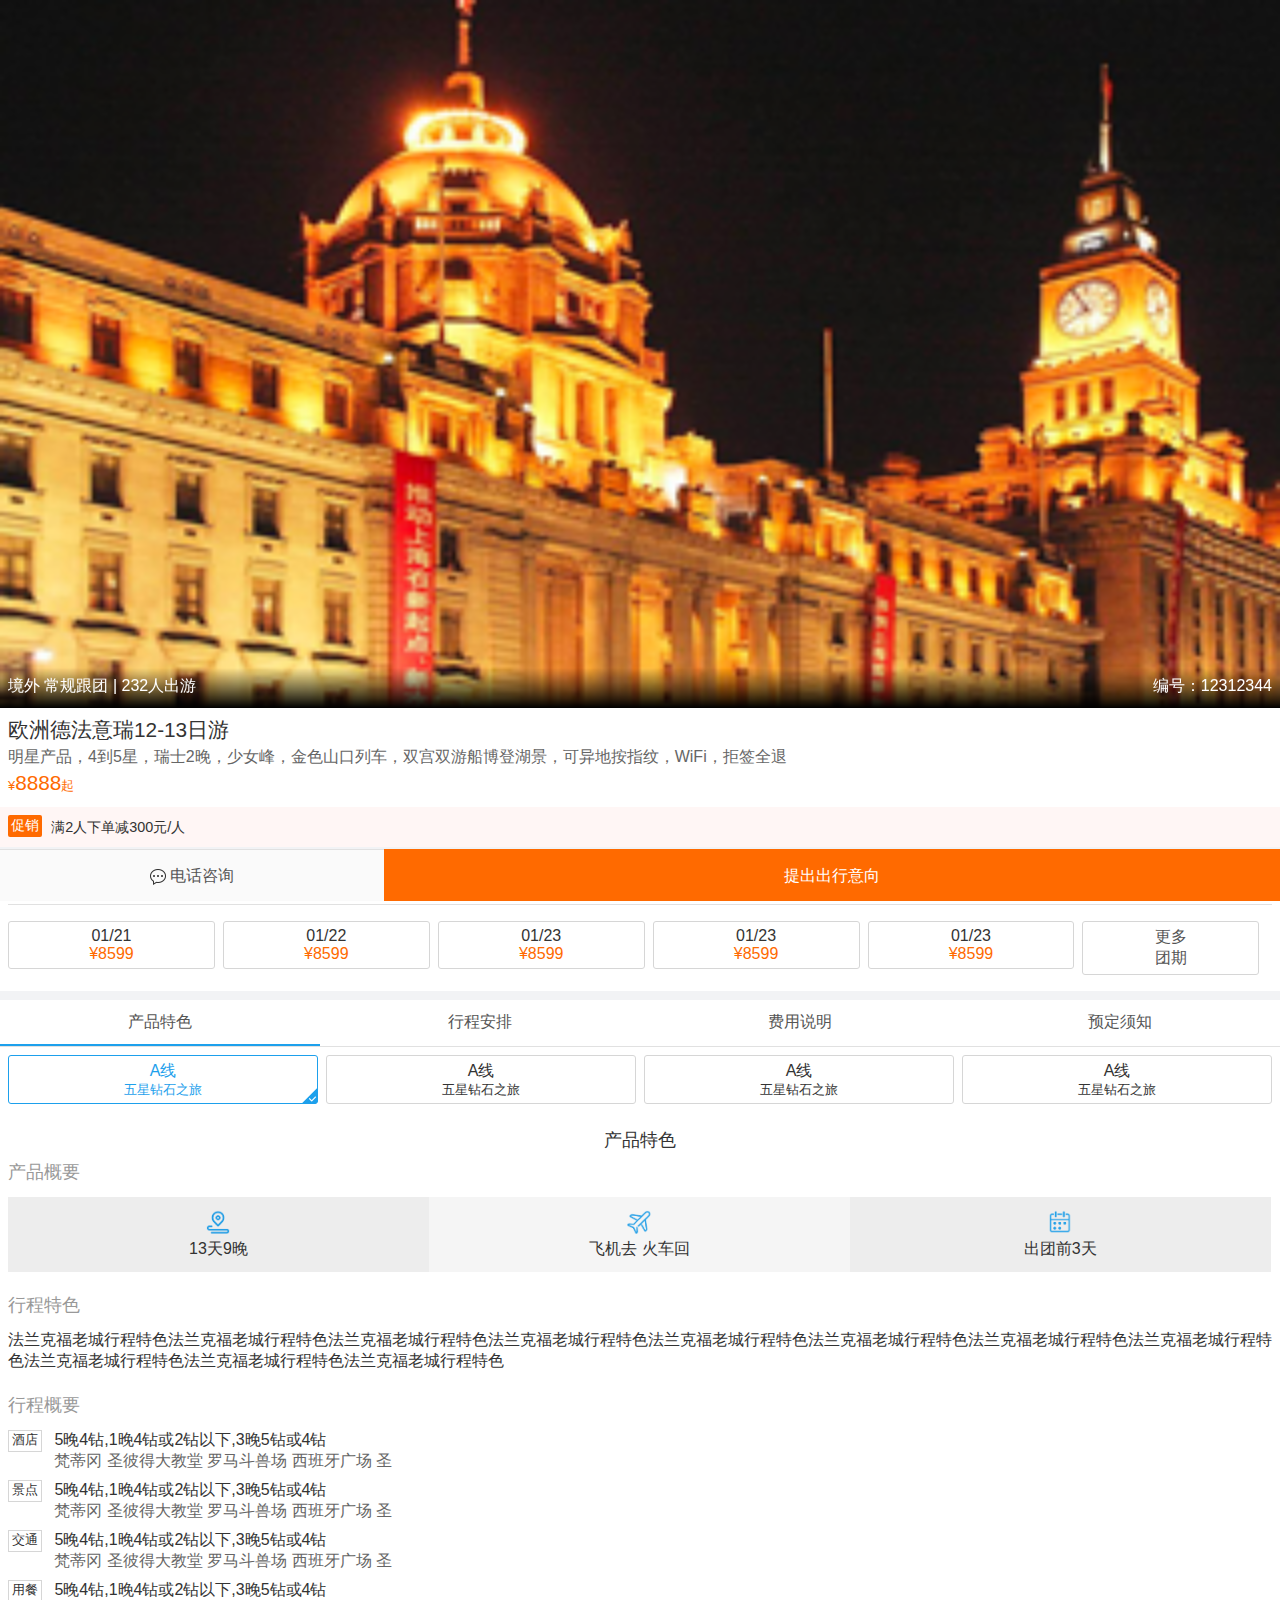
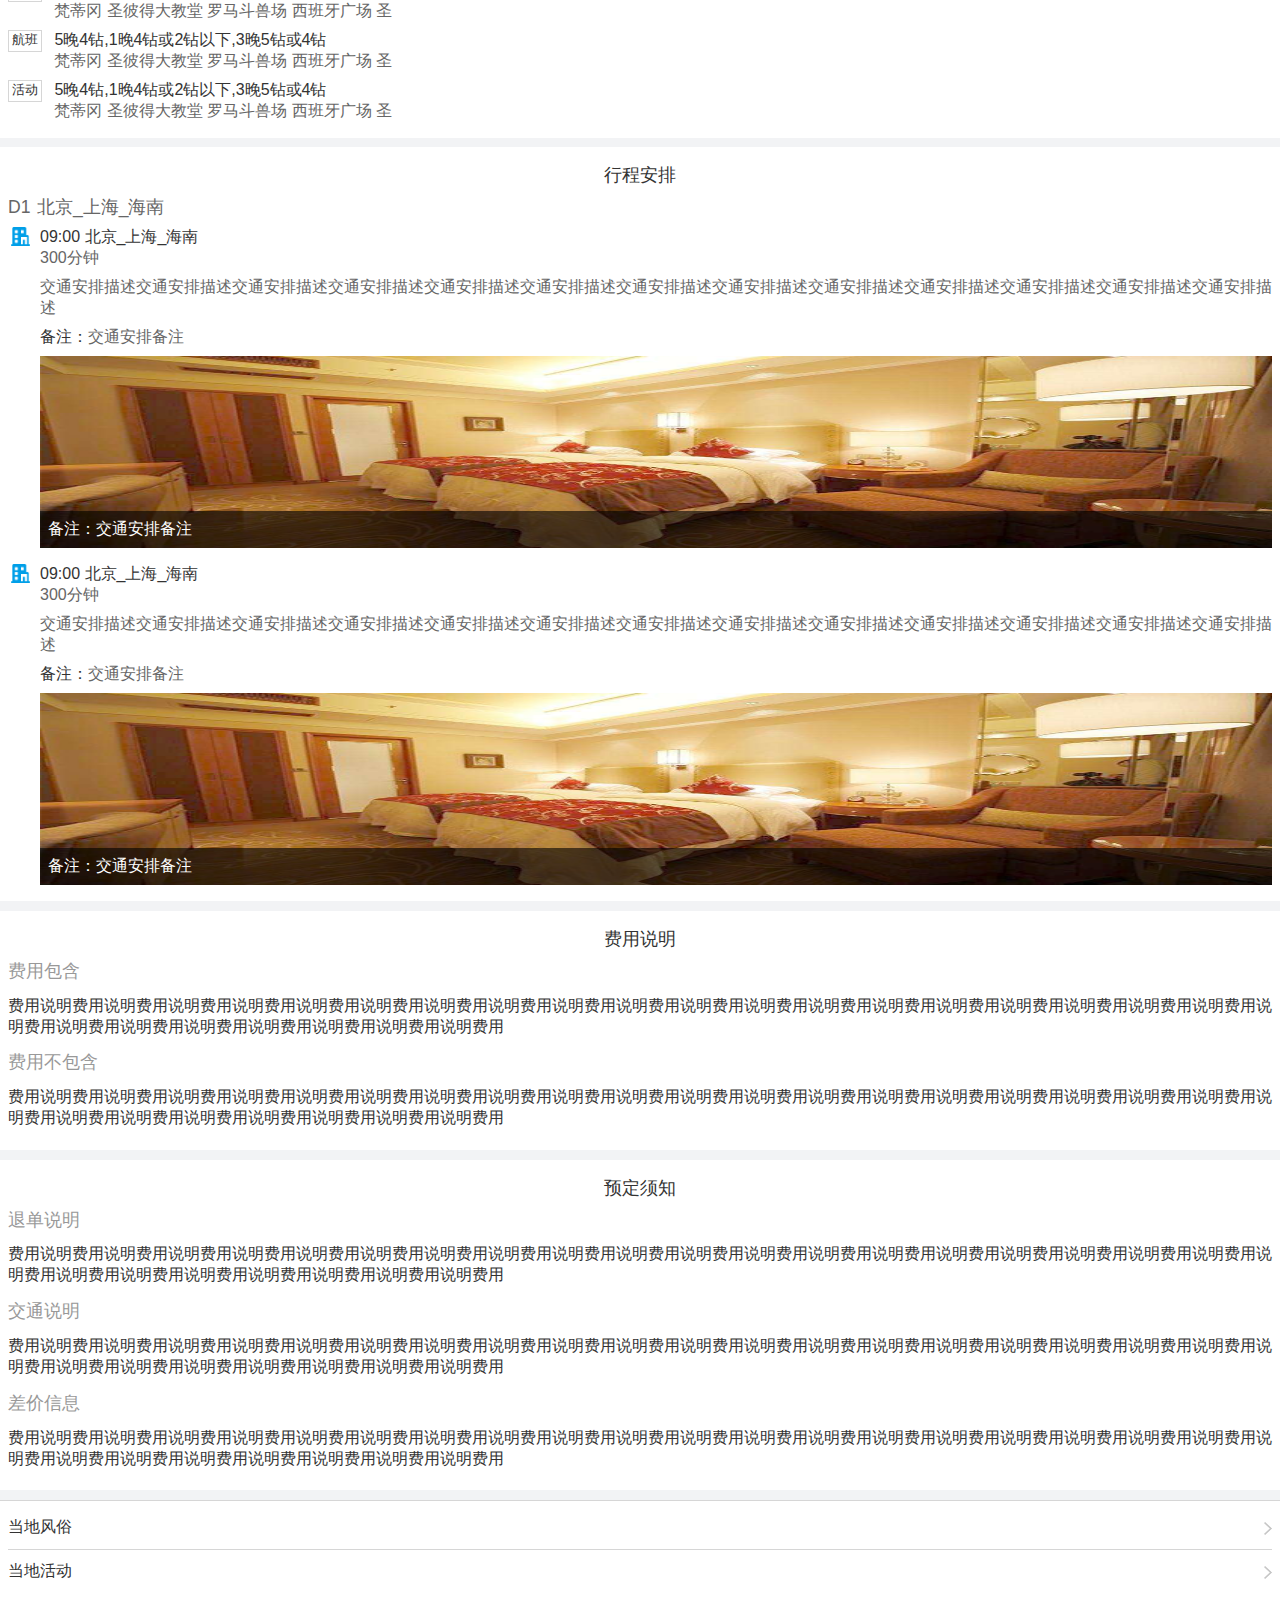
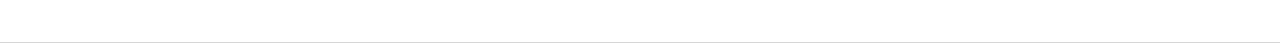
<file: index.html>
<!DOCTYPE html>
<html lang="en">
<head>
    <meta charset="UTF-8">
    <meta name="viewport" content="width=device-width, initial-scale=1, minimum-scale=1, maximum-scale=1, user-scalable=no">
    <meta name="format-detection" content="telephone=no">
    <title>产品</title>
    <link rel="stylesheet" href="swiper-4.2.0.min.css">
    <link rel="stylesheet" href="productH5.css">
</head>
<body>
    <div class="swiper-container-top pr">
        <div class="swiper-wrapper">
            <div class="swiper-slide">
                <img src="img/s1.png" alt="">
            </div>
            <div class="swiper-slide">
                <img src="img/s2.png" alt="">
            </div>
            <div class="swiper-slide">
                <img src="img/s3.png" alt="">
            </div>
        </div>
        <div class="pa">
            <div class="fl">
                <span>境外</span>
                <span>常规跟团</span>
                <span>|</span>
                <span><em>232</em>人出游</span>
            </div>
            <div class="fr">编号：<span>12312344</span></div>
        </div>
    </div>
    <div class="header">
        <div class="p5">
            <div class="header-title">
                欧洲德法意瑞12-13日游
            </div>
            <div class="header-detail">
                明星产品，4到5星，瑞士2晚，少女峰，金色山口列车，双宫双游船博登湖景，可异地按指纹，WiFi，拒签全退
            </div>
            <div class="header-price">
                <span>¥<em>8888</em>起</span>
            </div>
        </div>
        <div class="header-discourt p5">
            <span class="fl">促销</span>
            <ul>
                <li>满2人下单减300元/人</li>
            </ul>
        </div>
    </div>
    <div class="group p5">
        <a class="group-from">
            <i class="map"></i>
            <span>上海</span>出发
            <i class="dropRight"></i>
        </a>
        <div class="group-date">
            <ul>
                <li>
                    <div>
                        <span class="date">01/21</span>
                        <span class="money">¥<em>8599</em></span>
                    </div>

                </li>
                <li>
                    <div>
                        <span class="date">01/22</span>
                        <span class="money">¥<em>8599</em></span>
                    </div>
                </li>
                <li>
                    <div>
                        <span class="date">01/23</span>
                        <span class="money">¥<em>8599</em></span>
                    </div>
                </li>
                <li>
                    <div>
                        <span class="date">01/23</span>
                        <span class="money">¥<em>8599</em></span>
                    </div>
                </li>
                <li>
                    <div>
                        <span class="date">01/23</span>
                        <span class="money">¥<em>8599</em></span>
                    </div>
                </li>
            </ul>
            <a href="javascript:;" class="group-more">更多<br>团期</a>
        </div>
    </div>
    <div class="line">
        <ul class="nav-tab">
            <li class="on"><a href="javascript:;">产品特色</a></li>
            <li><a href="javascript:;">行程安排</a></li>
            <li><a href="javascript:;">费用说明</a></li>
            <li><a href="javascript:;">预定须知</a></li>
        </ul>
        <div class="line-list p5">
            <ul>
                <li class="on">
                    <div>
                        <span class="group-date-title">A线</span>
                        <span class="group-date-body">五星钻石之旅</span>
                    </div>
                </li>
                <li>
                    <div>
                        <span class="group-date-title">A线</span>
                        <span class="group-date-body">五星钻石之旅</span>
                    </div>
                </li>
                <li>
                    <div>
                        <span class="group-date-title">A线</span>
                        <span class="group-date-body">五星钻石之旅</span>
                    </div>
                </li>
                <li>
                    <div>
                        <span class="group-date-title">A线</span>
                        <span class="group-date-body">五星钻石之旅</span>
                    </div>
                </li>
            </ul>
        </div>
        <div class="tab-wrap">
            <div class="item1 p5">
                <h4>产品特色</h4>
                <div class="item1-1">
                    <h5>产品概要</h5>
                    <ul>
                        <li>
                            <i class="item1-1-1"></i>
                            <span class="context">13天9晚</span>
                        </li>
                        <li class="grey">
                            <i class="item1-1-2"></i>
                            <span class="context">飞机去 火车回</span>
                        </li>
                        <li>
                            <i class="item1-1-3"></i>
                            <span class="context">出团前3天</span>
                        </li>
                    </ul>
                </div>
                <div class="item1-2">
                    <h5>行程特色</h5>
                    <div class="item1-2-context">
                        法兰克福老城行程特色法兰克福老城行程特色法兰克福老城行程特色法兰克福老城行程特色法兰克福老城行程特色法兰克福老城行程特色法兰克福老城行程特色法兰克福老城行程特色法兰克福老城行程特色法兰克福老城行程特色法兰克福老城行程特色
                    </div>
                    <!--<div class="img-wrap">-->
                        <!--<img src="" alt="">-->
                    <!--</div>-->
                </div>
                <div class="item1-3">
                    <h5>行程概要</h5>
                    <ul>
                        <li>
                            <span>酒店</span>
                            <div class="right">
                                <p>5晚4钻,1晚4钻或2钻以下,3晚5钻或4钻</p>
                                <p class="grey">梵蒂冈 圣彼得大教堂 罗马斗兽场 西班牙广场 圣</p>
                            </div>
                        </li>
                        <li>
                            <span>景点</span>
                            <div class="right">
                                <p>5晚4钻,1晚4钻或2钻以下,3晚5钻或4钻</p>
                                <p class="grey">梵蒂冈 圣彼得大教堂 罗马斗兽场 西班牙广场 圣</p>
                            </div>
                        </li>
                        <li>
                            <span>交通</span>
                            <div class="right">
                                <p>5晚4钻,1晚4钻或2钻以下,3晚5钻或4钻</p>
                                <p class="grey">梵蒂冈 圣彼得大教堂 罗马斗兽场 西班牙广场 圣</p>
                            </div>
                        </li>
                        <li>
                            <span>用餐</span>
                            <div class="right">
                                <p>5晚4钻,1晚4钻或2钻以下,3晚5钻或4钻</p>
                                <p class="grey">梵蒂冈 圣彼得大教堂 罗马斗兽场 西班牙广场 圣</p>
                            </div>
                        </li>
                        <li>
                            <span>航班</span>
                            <div class="right">
                                <p>5晚4钻,1晚4钻或2钻以下,3晚5钻或4钻</p>
                                <p class="grey">梵蒂冈 圣彼得大教堂 罗马斗兽场 西班牙广场 圣</p>
                            </div>
                        </li>
                        <li>
                            <span>活动</span>
                            <div class="right">
                                <p>5晚4钻,1晚4钻或2钻以下,3晚5钻或4钻</p>
                                <p class="grey">梵蒂冈 圣彼得大教堂 罗马斗兽场 西班牙广场 圣</p>
                            </div>
                        </li>
                    </ul>
                    <!--<hr>-->
                    <!--<h5>接送信息</h5>-->
                    <!--<div class="local send">-->
                        <!--<h6>当地风俗</h6>-->
                        <!--<table>-->
                            <!--<thead>-->
                            <!--<tr>-->
                                <!--<th>接送</th>-->
                                <!--<th>联系人</th>-->
                                <!--<th>接送服务内容</th>-->
                                <!--<th>备注</th>-->
                            <!--</tr>-->
                            <!--</thead>-->
                            <!--<tbody>-->
                            <!--<tr>-->
                                <!--<td>上海国际机场接送</td>-->
                                <!--<td>-->
                                    <!--<p>张三</p>-->
                                    <!--<p>13988778899</p>-->
                                <!--</td>-->
                                <!--<td>上海国际机场接送上海国际机场接送上海国际机场接送上海国际机场接送上海国际机场接送上海国际机场接送上海国际机场接送上海国际机场接送上海国际机场接送上海国际机场接送</td>-->
                                <!--<td>上海国际机场接送</td>-->
                            <!--</tr>-->
                            <!--<tr>-->
                                <!--<td>巴黎红磨坊歌舞表演</td>-->
                                <!--<td>145欧</td>-->
                                <!--<td>法国特色的歌舞表演，翻滚的裙摆、动感的舞步、强劲的弹跳等全场表演约1小时45分</td>-->
                                <!--<td>包括预定费、门票、车费、饮料、服务费。</td>-->
                            <!--</tr>-->
                            <!--</tbody>-->
                        <!--</table>-->
                    <!--</div>-->
                </div>
            </div>
            <div class="item2 p5">
                <h4>行程安排</h4>
                <ul class="day-list">
                    <li>
                        <h5>
                            <span>D<em class="num">1</em></span>
                            <em class="address">北京_上海_海南</em>
                        </h5>
                        <ul class="address-list">
                            <li>
                                <i class="hotel"></i>
                                <div class="right">
                                    <p class="line1">
                                        <em class="time">09:00</em>
                                        <em class="do">北京_上海_海南</em>
                                    </p>
                                    <p class="time">300分钟</p>
                                    <p>交通安排描述交通安排描述交通安排描述交通安排描述交通安排描述交通安排描述交通安排描述交通安排描述交通安排描述交通安排描述交通安排描述交通安排描述交通安排描述</p>
                                    <p class="remark">备注：<em>交通安排备注</em></p>
                                    <div class="img-warp">
                                        <img src="img/s4.png" alt="">
                                        <div class="bar">备注：<em>交通安排备注</em></div>
                                    </div>
                                </div>
                            </li>
                            <li>
                                <i class="hotel"></i>
                                <div class="right">
                                    <p class="line1">
                                        <em class="time">09:00</em>
                                        <em class="do">北京_上海_海南</em>
                                    </p>
                                    <p class="time">300分钟</p>
                                    <p>交通安排描述交通安排描述交通安排描述交通安排描述交通安排描述交通安排描述交通安排描述交通安排描述交通安排描述交通安排描述交通安排描述交通安排描述交通安排描述</p>
                                    <p class="remark">备注：<em>交通安排备注</em></p>
                                    <div class="img-warp">
                                        <img src="img/s4.png" alt="">
                                        <div class="bar">备注：<em>交通安排备注</em></div>
                                    </div>
                                </div>
                            </li>
                        </ul>
                    </li>
                </ul>
            </div>
            <div class="item3 p5">
                <h4>费用说明</h4>
                <div class="block">
                    <h5>费用包含</h5>
                    <p>费用说明费用说明费用说明费用说明费用说明费用说明费用说明费用说明费用说明费用说明费用说明费用说明费用说明费用说明费用说明费用说明费用说明费用说明费用说明费用说明费用说明费用说明费用说明费用说明费用说明费用说明费用说明费用</p>
                </div>
                <div class="block">
                    <h5>费用不包含</h5>
                    <p>费用说明费用说明费用说明费用说明费用说明费用说明费用说明费用说明费用说明费用说明费用说明费用说明费用说明费用说明费用说明费用说明费用说明费用说明费用说明费用说明费用说明费用说明费用说明费用说明费用说明费用说明费用说明费用</p>
                </div>
            </div>
            <div class="item4 p5">
                <h4>预定须知</h4>
                <div class="block">
                    <h5>退单说明</h5>
                    <p>费用说明费用说明费用说明费用说明费用说明费用说明费用说明费用说明费用说明费用说明费用说明费用说明费用说明费用说明费用说明费用说明费用说明费用说明费用说明费用说明费用说明费用说明费用说明费用说明费用说明费用说明费用说明费用</p>
                </div>
                <div class="block">
                    <h5>交通说明</h5>
                    <p>费用说明费用说明费用说明费用说明费用说明费用说明费用说明费用说明费用说明费用说明费用说明费用说明费用说明费用说明费用说明费用说明费用说明费用说明费用说明费用说明费用说明费用说明费用说明费用说明费用说明费用说明费用说明费用</p>
                </div>
                <div class="block">
                    <h5>差价信息</h5>
                    <p>费用说明费用说明费用说明费用说明费用说明费用说明费用说明费用说明费用说明费用说明费用说明费用说明费用说明费用说明费用说明费用说明费用说明费用说明费用说明费用说明费用说明费用说明费用说明费用说明费用说明费用说明费用说明费用</p>
                </div>
            </div>
        </div>
    </div>
    <div class="more p5">
        <div class="custom">
            <p>当地风俗</p>
            <i class="dropRight"></i>
        </div>
        <div class="activity">
            <p>当地活动</p>
            <i class="dropRight"></i>
        </div>
    </div>
    <div class="btns">
        <a href="javascript:;" class="phone"><i></i>电话咨询</a>
        <a href="javascript:;" class="submit">提出出行意向</a>
    </div>
<script src="jquery-1.10.1.min.js"></script>
<script src="swiper-4.2.0.min.js"></script>
<script src="productH5.js"></script>
</body>
</html>
</file>
<file: productH5.css>
@charset "utf-8";
/***************  css reset  ****************/
body,div,dl,dt,dd,ul,ol,li,h1,h2,h3,h4,h5,h6,pre,code,form,fieldset,legend,input,button,textarea,p,blockquote,th,td { margin:0; padding:0 ; }
body { background:#f2f3f5; color:#333;font-family:Microsoft YaHei,Verdana, Arial, Helvetica, sans-serif; padding-right: 0 !important}
td,th,caption { }
h1, h2, h3, h4, h5, h6 { font-weight:normal; }
address, caption, cite, code, dfn, em, strong, th, var { font-style:normal; font-weight:normal;}
a { color:#555; text-decoration:none; }
a:hover { text-decoration:none; }
img { border:none; }
ol,ul,li { list-style:none; }
html{overflow-y:auto;}
input, textarea, select, button { font-family:Verdana,Helvetica,Arial,sans-serif;outline: none }
table { border-collapse:collapse; }
.show-tr{display: table-row!important;}
/***************  css common  ****************/
.clearfix:after {content: "."; display: block; height:0; clear:both; visibility: hidden;}
.clearfix { *zoom:1; }
.pr{
    position: relative;
}
.pa{
    position: absolute;
}
.fl{
    float: left;
}
.fr{
    float: right;
}
.p5{
    padding: 0.5rem;
}

@media screen and (max-width: 414px) {
    html{
        font-size: 14px;
    }
}
@media screen and (max-width: 375px) {
    html{
        font-size: 12px;
    }
}
i.dropRight{
    background: url(img/dropRight.png) no-repeat;
    width: 0.5rem;
    height: 1rem;
    background-size: 100%;
    float: right;
    margin-top: 0.3rem;
}
/****头部轮播****/
.swiper-container-top{
    width: 100%;
    font-size: 0px;
    overflow: hidden;
}
.swiper-container-top img{
    width: 100%;
}
.swiper-container-top .pa{
    width: 100%;
    bottom:0;
    box-sizing: border-box;
    height: 2.5rem;
    padding: 0.5rem;
    color: #ffffff;
    font-size: 1rem;
    z-index: 100;
    background: -webkit-linear-gradient(transparent, #000000); /* Safari 5.1 - 6.0 */
    background: -o-linear-gradient(transparent, #000000); /* Opera 11.1 - 12.0 */
    background: -moz-linear-gradient(transparent, #000000); /* Firefox 3.6 - 15 */
    background: linear-gradient(transparent, #000000); /* 标准的语法 */
}
/****头部信息****/
.header{
    background: #fff;
}
.header .header-title{
    font-size: 1.3rem;
}
.header .header-detail{
    padding: 0.2rem 0;
    color: #666;
}
.header .header-price{
    color: #ff6a00;
    font-size: 0.8rem;
    padding-bottom: 0.2rem;
}
.header .header-price em{
    font-size: 1.3rem;
}
.header .header-discourt{
    background: #fff6f5;
    font-size: 0.9rem;
}
.header .header-discourt span{
    background: #ff6a00;
    border-radius: 2px;
    font-size: 0.9rem;
    padding: 0.1rem 0.2rem;
    color: #fff;
}
.header .header-discourt ul{
    margin-left: 2.7rem;
}
.header .header-discourt ul li{
    height: 1.5rem;
    line-height: 1.5rem;
}
/****日历****/
.group{
    background: #fff;
    margin-top: 0.6rem;
}
.group .group-from{
    border-bottom: 1px solid #e1e1e1;
    width: 100%;
    display: block;
    padding-top: 0.4rem;
    padding-bottom: 0.6rem;
    font-size: 1.1rem;
    padding-left: 0.2rem;
    box-sizing: border-box;
}
.group .group-from i.map{
    display: inline-block;
    width: 0.9rem;
    height: 1.3rem;
    background: url(img/address.png) no-repeat;
    background-size: 100%;
    vertical-align: middle;
    margin-right: 0.2rem;
}
.group .group-date{
    overflow: hidden;
    font-size: 0;
    padding: 1rem 0 0.5rem 0;
}
.group-date ul{
    white-space: nowrap;
    display: inline-block;
    width: 85%;
    vertical-align: top;
}
.group-date li{
    display: inline-block;
    width: 20%;
    box-sizing: border-box;
    text-align: center;
}
.group-date li div{
    border: 1px solid #d6d6d6;
    border-radius: 3px;
    padding: 0.3rem 0.3rem;
    margin-right: 0.5rem;
    font-size: 1rem;
}
.group-date li span.date{
    display: block;
}
.group-date li span.money{
    display: block;
    color: #ff6a00;
}
.group-date .group-more{
    display: inline-block;
    width: 14%;
    box-sizing: border-box;
    text-align: center;
    border: 1px solid #d6d6d6;
    border-radius: 3px;
    padding: 0.3rem 0.3rem;
    font-size: 1rem;
    vertical-align: top;
}
/****tab****/
.line{
    margin-top: 0.6rem;
}
.nav-tab{
    background: #ffffff;
    font-size: 0;
    border-bottom: 1px solid #e1e1e1;
}
.nav-tab li{
    font-size: 1rem;
    display: inline-block;
    width: 25%;
    box-sizing: border-box;
    text-align: center;
}
.nav-tab li a{
    display: block;
    width: 100%;
    padding: 0.7rem 0;
}
.nav-tab li.on{
    border-bottom: 2px solid #1da0ec;
}
/****线路****/
.line-list{
    background: #ffffff;
    padding-right: 0;
}
.line-list ul{
    font-size: 0;
}
.line-list ul li{
    display: inline-block;
    width: 25%;
    text-align: center;
    padding-right: 0.5rem;
    box-sizing: border-box;
    position: relative;
}
.line-list ul div{
    border: 1px solid #d6d6d6;
    border-radius: 3px;
    padding: 0.3rem 0;
}
.line-list ul li.on div{
    color: #1da0ec;
    border: 1px solid #1da0ec;
}
.line-list ul li.on:before{
    content: "";
    position: absolute;
    right: 0.5rem;
    bottom: 0;
    width: 1rem;
    height: 1rem;
    background: url("img/cur.png") no-repeat;
    background-size: 100%;
}
.line-list ul li span{
    display: block;
}
.line-list ul li span.group-date-title{
    font-size: 1rem;
    font-weight: 500;
}
.line-list ul li span.group-date-body{
    font-size: 0.8rem;
}
/****item-list****/
.tab-wrap>div{
    background: #ffffff;
}
.tab-wrap>div h4{
    font-size: 1.1rem;
    text-align: center;
    padding: 0.5rem 0;
}
/****产品特色****/
.item1 h5{
    font-size: 1.1rem;
    color: #999;
    margin-bottom: 0.8rem
}
.item1-1{
    margin-bottom: 1.3rem;
}
.item1-1 ul{
    font-size: 0;
    width: 100%;
}
.item1-1 ul li{
    font-size: 1rem;
    display: inline-block;
    width: 33.3%;
    background: #ededed;
    text-align: center;
    padding: 0.8rem 0;
}
.item1-1 ul li span{
    display: block;
    margin-top: 0.3rem;
}
.item1-1 ul li.grey{
    background: #f5f5f5;
}
.item1-1 ul li i{
    display: block;
    width: 1.5rem;
    height: 1.5rem;
    margin: 0 auto;
}
.item1-1 ul li i.item1-1-1{
    background: url("img/icon1.png") no-repeat;
    background-size: 100%;
}
.item1-1 ul li i.item1-1-2{
    background: url("img/icon2.png") no-repeat;
    background-size: 100%;
}
.item1-1 ul li i.item1-1-3{
    background: url("img/icon3.png") no-repeat;
    background-size: 100%;
}
.item1-2{
    margin-bottom: 1.3rem;
}
.item1-3 ul{

}
.item1-3 ul li{
    overflow: hidden;
    margin-bottom: 0.5rem;
}
.item1-3 ul li>span{
    float: left;
    border: 1px solid #d6d6d6;
    padding: 0.1rem 0.2rem;
    font-size: 0.8rem;
}
.item1-3 ul li div.right{
    margin-left: 2.9rem;
}
.item1-3 ul li div.right p.grey{
    color: #666;
}
/****行程安排****/
.item2{
    margin-top: 0.6rem;
}
.item2 ul.day-list{

}
.item2 ul.day-list>li{

}
.item2 ul.day-list>li h5{
    font-size: 1.1rem;
    color: #666666;
}
.item2 ul.day-list>li h5 span{
    display: inline-block;
    width: 1.5rem;
}
.item2 ul.day-list ul{

}
.item2 ul.day-list ul li{
    overflow: hidden;
    margin-top: 0.5rem;
    padding-bottom: 0.5rem;
}
.item2 ul.day-list ul li i{
    float: left;
    width: 1.2rem;
    height: 1.2rem;
    margin-left: 0.2rem;
}
.item2 ul.day-list ul li i.hotel{
    background: url(img/icon4.png) no-repeat;
    background-size: 100%;
}
.item2 ul.day-list ul li div.right{
    margin-left: 2rem;
}
.item2 ul.day-list ul li p{
    color: #666666;
}
.item2 ul.day-list ul li p.line1{
    color: #333333;
}
.item2 ul.day-list ul li p.line1 em{

}
.item2 ul.day-list ul li p.time{
    color: #666;
    margin-bottom: 0.5rem;
}
.item2 ul.day-list ul li p.remark{
    color: #333333;
    margin: 0.5rem 0;
}
.item2 ul.day-list ul li p.remark em{
    color: #666666;
}
.item2 ul.day-list ul li .img-warp{
    position: relative;
    font-size: 0;
}
.item2 ul.day-list ul li img{
    width: 100%;
    height: 12rem;
}
.item2 ul.day-list ul li .bar{
    position: absolute;
    bottom: 0;
    left: 0;
    font-size: 1rem;
    background: rgba(0,0,0,0.6);
    width: 100%;
    padding: 0.5rem;
    color: #fff;
}
/***费用说明****/
.item3,.item4{
    margin-top: 0.6rem;
}
.item3 h5,
.item4 h5{
    font-size: 1.1rem;
    color: #999;
    margin-bottom: 0.8rem
}
.item3 .block,
.item4 .block{
    margin-bottom: 0.8rem;
}
/***更多****/
.more{
    margin-top: 0.6rem;
    border-top: 1px solid #d6d6d6;
    border-bottom: 1px solid #d6d6d6;
    background: #fff;
    padding-bottom: 3.2rem;
}
.more>div{
    overflow: hidden;
    padding: 0.7rem 0 0.7rem;
}
.more>div p{
    float: left;
}
.more .custom{
    border-bottom: 1px solid #d6d6d6;
    padding: 0.5rem 0 0.7rem;
}
.more .activity{
    padding: 0.7rem 0 0.5rem;
}
/***电话咨询****/
.btns{
    position: fixed;
    bottom: 0px;
    height: 3.2rem;
    line-height: 3.2rem;
    font-size: 0;
    width: 100%;
}
.btns a{
    font-size: 1rem;
    display: inline-block;
    vertical-align: top;
    text-align: center;
}
.btns a.phone{
    width: 30%;
    background: #fafafa;
    border-top: 1px solid #e1e1e1;
}
.btns a.phone i{
    display: inline-block;
    background: url(img/icon6.png) no-repeat;
    background-size: 100%;
    width: 1rem;
    height: 1rem;
    vertical-align: middle;
    margin-right: 0.3rem;
}
.btns a.submit{
    width: 70%;
    background: #ff6a00;
    border-top: 1px solid #ff6a00;
    color: #ffffff;
}
</file>
